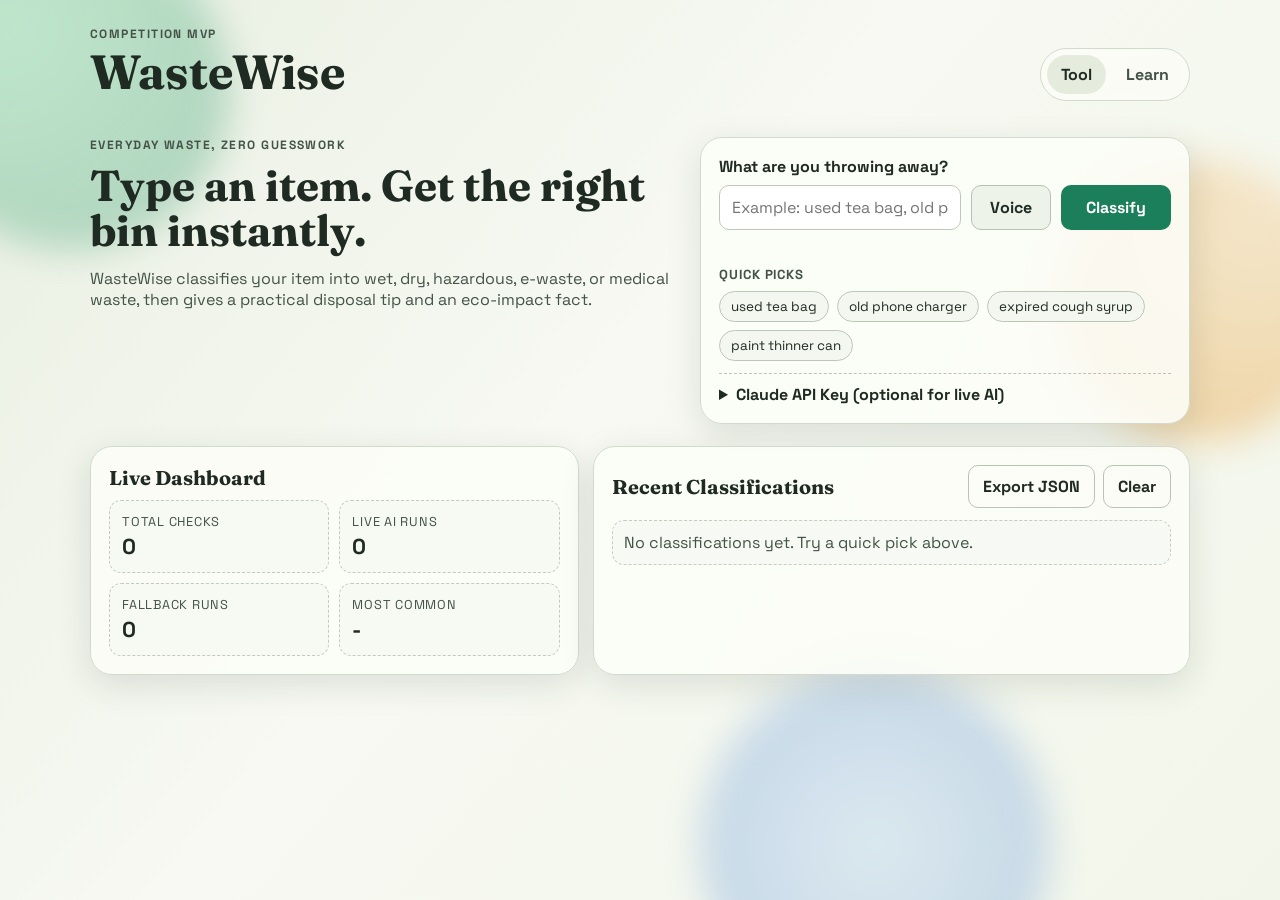
<file: index.html>
<!DOCTYPE html>
<html lang="en">
  <head>
    <meta charset="UTF-8" />
    <meta name="viewport" content="width=device-width, initial-scale=1.0" />
    <title>WasteWise | Smart Waste Segregation</title>
    <meta
      name="description"
      content="Classify household waste into the right bin with AI-powered guidance, disposal tips, and eco-impact facts."
    />
    <link rel="preconnect" href="https://fonts.googleapis.com" />
    <link rel="preconnect" href="https://fonts.gstatic.com" crossorigin />
    <link
      href="https://fonts.googleapis.com/css2?family=Fraunces:opsz,wght@9..144,500;9..144,700&family=Space+Grotesk:wght@400;500;700&display=swap"
      rel="stylesheet"
    />
    <link rel="stylesheet" href="styles.css" />
  </head>
  <body>
    <div class="backdrop" aria-hidden="true">
      <div class="blob blob-a"></div>
      <div class="blob blob-b"></div>
      <div class="blob blob-c"></div>
    </div>

    <header class="site-header shell">
      <div>
        <p class="eyebrow">Competition MVP</p>
        <h1>WasteWise</h1>
      </div>
      <nav class="view-nav" aria-label="Primary">
        <a class="nav-link active" href="index.html" aria-current="page">Tool</a>
        <a class="nav-link" href="learn.html">Learn</a>
      </nav>
    </header>

    <main class="shell">
      <section class="hero reveal" aria-labelledby="tool-title">
        <div class="hero-copy">
          <p class="eyebrow">Everyday Waste, Zero Guesswork</p>
          <h2 id="tool-title">Type an item. Get the right bin instantly.</h2>
          <p>
            WasteWise classifies your item into wet, dry, hazardous, e-waste, or medical waste,
            then gives a practical disposal tip and an eco-impact fact.
          </p>
        </div>

        <div class="panel">
          <form id="classifier-form" novalidate>
            <label for="waste-item">What are you throwing away?</label>
            <div class="input-row">
              <input
                id="waste-item"
                name="waste-item"
                placeholder="Example: used tea bag, old phone charger, expired syrup"
                maxlength="120"
                autocomplete="off"
                required
              />
              <button id="voice-btn" class="mic-btn" type="button" aria-label="Use voice input">Voice</button>
              <button id="analyze-btn" type="submit">Classify</button>
            </div>
            <p id="form-message" class="form-message" aria-live="polite"></p>
            <div class="quick-picks" aria-label="Quick sample items">
              <span>Quick picks</span>
              <div id="quick-picks-list" class="chip-list">
                <button type="button" class="chip-btn" data-item="used tea bag">used tea bag</button>
                <button type="button" class="chip-btn" data-item="old phone charger">old phone charger</button>
                <button type="button" class="chip-btn" data-item="expired cough syrup">expired cough syrup</button>
                <button type="button" class="chip-btn" data-item="paint thinner can">paint thinner can</button>
              </div>
            </div>
          </form>

          <details class="api-config">
            <summary>Claude API Key (optional for live AI)</summary>
            <div class="api-fields">
              <label for="api-key">Anthropic API key</label>
              <div class="input-row">
                <input
                  id="api-key"
                  type="password"
                  placeholder="sk-ant-api03-..."
                  autocomplete="off"
                  spellcheck="false"
                />
                <button id="save-key-btn" type="button">Save Key</button>
              </div>
              <p class="hint">
                Key is stored locally in your browser only. Without a key, WasteWise uses an offline
                fallback classifier so your demo still works.
              </p>
            </div>
          </details>
        </div>
      </section>

      <section class="result-wrap reveal" aria-live="polite" aria-atomic="true">
        <div id="dustbin-container" class="dustbin-container hidden">
          <div class="dustbin-visual" id="dustbin-visual">
            <svg viewBox="0 0 120 160" class="dustbin-svg" aria-hidden="true">
              <!-- Lid -->
              <ellipse cx="60" cy="15" rx="55" ry="12" class="dustbin-lid" />
              <path d="M 8 15 Q 8 25 15 30 L 105 30 Q 112 25 112 15" class="dustbin-lid-shadow" />
              
              <!-- Main body -->
              <path d="M 15 30 L 20 145 Q 20 152 28 155 L 92 155 Q 100 152 100 145 L 105 30 Z" class="dustbin-body" />
              
              <!-- Handle -->
              <path d="M 40 25 Q 40 15 60 12 Q 80 15 80 25" class="dustbin-handle" />
              
              <!-- Shine effect -->
              <ellipse cx="35" cy="60" rx="8" ry="25" class="dustbin-shine" opacity="0.4" />
            </svg>
            <p id="dustbin-label" class="dustbin-label">Tap to confirm!</p>
          </div>
        </div>

        <article id="result-card" class="result-card hidden" role="status">
          <div class="result-head">
            <div class="icon-token" id="result-icon">
              <svg viewBox="0 0 24 24" aria-hidden="true"><use href="#icon-dry"></use></svg>
            </div>
            <div>
              <p class="result-label">Recommended Bin</p>
              <h3 id="result-category">Dry Waste</h3>
            </div>
            <span id="result-source" class="source-chip">Offline Fallback</span>
          </div>

          <dl class="result-grid">
            <div>
              <dt>Item</dt>
              <dd id="result-item"></dd>
            </div>
            <div>
              <dt>Disposal Tip</dt>
              <dd id="result-tip"></dd>
            </div>
            <div>
              <dt>Eco-Impact Fact</dt>
              <dd id="result-fact"></dd>
            </div>
            <div>
              <dt>Confidence</dt>
              <dd>
                <div class="meter" aria-hidden="true"><span id="confidence-fill"></span></div>
                <span id="confidence-text">0%</span>
              </dd>
            </div>
          </dl>

          <div class="result-actions">
            <button id="copy-btn" type="button" class="ghost-btn">Copy Result</button>
            <button id="reset-btn" type="button" class="ghost-btn">Classify Another Item</button>
          </div>
        </article>
      </section>

      <section class="insights reveal" aria-label="Recent activity and analytics">
        <article class="panel stats-panel">
          <h3>Live Dashboard</h3>
          <div class="stats-grid">
            <div class="stat-card">
              <p>Total checks</p>
              <strong id="stat-total">0</strong>
            </div>
            <div class="stat-card">
              <p>Live AI runs</p>
              <strong id="stat-live">0</strong>
            </div>
            <div class="stat-card">
              <p>Fallback runs</p>
              <strong id="stat-fallback">0</strong>
            </div>
            <div class="stat-card">
              <p>Most common</p>
              <strong id="stat-top">-</strong>
            </div>
          </div>
        </article>

        <article class="panel history-panel">
          <div class="history-head">
            <h3>Recent Classifications</h3>
            <div class="history-actions">
              <button id="export-history-btn" type="button" class="ghost-btn">Export JSON</button>
              <button id="clear-history-btn" type="button" class="ghost-btn">Clear</button>
            </div>
          </div>
          <ul id="history-list" class="history-list" aria-live="polite"></ul>
        </article>
      </section>
    </main>

    <svg width="0" height="0" class="hidden" aria-hidden="true" focusable="false">
      <symbol id="icon-wet" viewBox="0 0 24 24">
        <path d="M12 2C9 6 6 9 6 13a6 6 0 1 0 12 0c0-4-3-7-6-11Zm0 19a4 4 0 0 1-4-4c0-1.7 1.2-3.7 4-7.3 2.8 3.6 4 5.6 4 7.3a4 4 0 0 1-4 4Z" />
      </symbol>
      <symbol id="icon-dry" viewBox="0 0 24 24">
        <path d="M4 4h16v16H4V4Zm2 2v12h12V6H6Zm2 2h8v8H8V8Z" />
      </symbol>
      <symbol id="icon-hazardous" viewBox="0 0 24 24">
        <path d="M12 3 2 21h20L12 3Zm0 4 6.5 12h-13L12 7Zm-1 3h2v5h-2v-5Zm0 6h2v2h-2v-2Z" />
      </symbol>
      <symbol id="icon-e-waste" viewBox="0 0 24 24">
        <path d="M3 5h18v11H3V5Zm2 2v7h14V7H5Zm5 10h4v2h3v2H7v-2h3v-2Z" />
      </symbol>
      <symbol id="icon-medical" viewBox="0 0 24 24">
        <path d="M10 3h4v4h4v4h-4v4h-4v-4H6V7h4V3Zm-2 10h2v4h4v-4h2v6H8v-6Z" />
      </symbol>
    </svg>

    <script src="app.js" defer></script>
  </body>
</html>
</file>
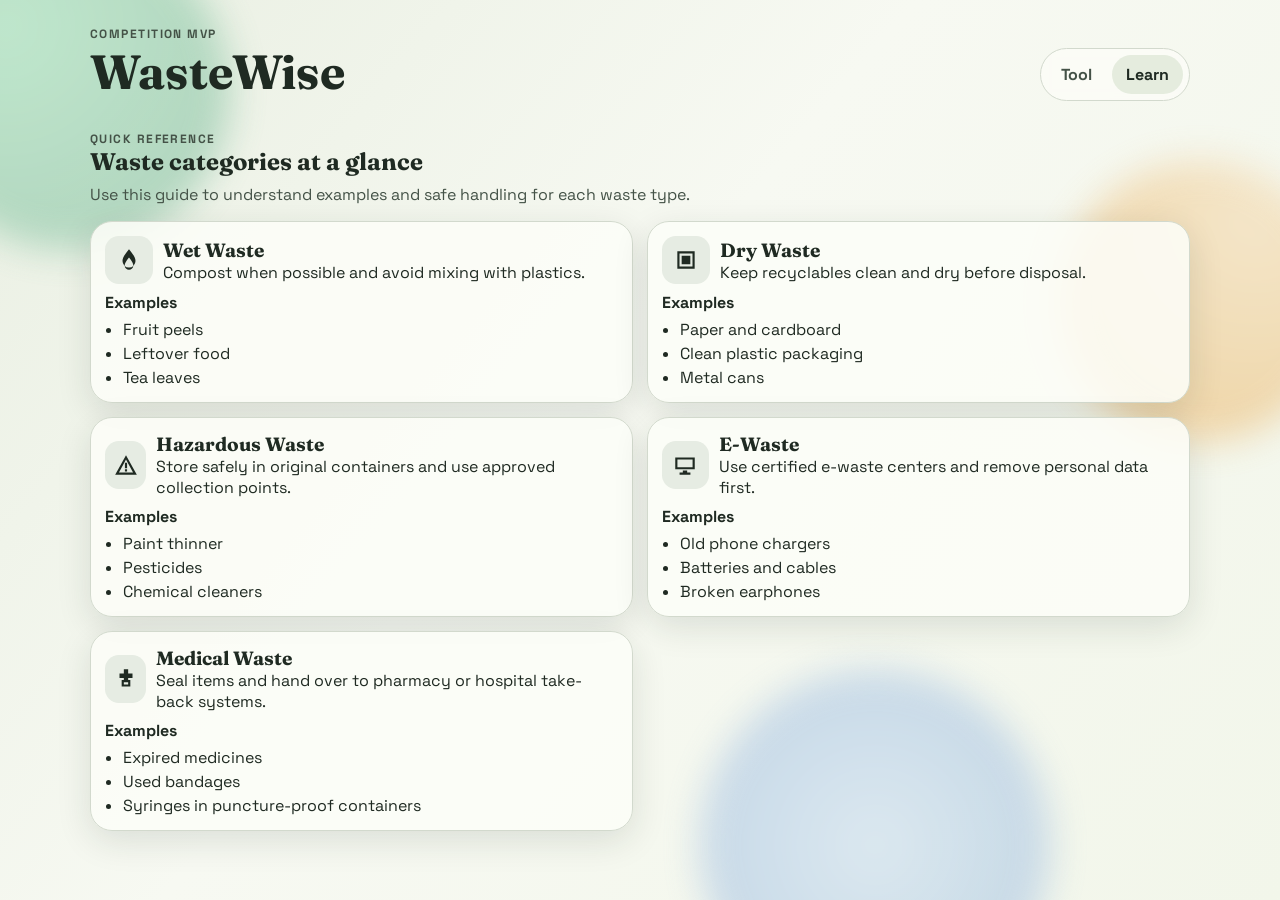
<file: learn.html>
<!DOCTYPE html>
<html lang="en">
  <head>
    <meta charset="UTF-8" />
    <meta name="viewport" content="width=device-width, initial-scale=1.0" />
    <title>WasteWise | Learn Waste Categories</title>
    <meta
      name="description"
      content="Learn wet, dry, hazardous, e-waste, and medical waste categories with practical examples and disposal guidance."
    />
    <link rel="preconnect" href="https://fonts.googleapis.com" />
    <link rel="preconnect" href="https://fonts.gstatic.com" crossorigin />
    <link
      href="https://fonts.googleapis.com/css2?family=Fraunces:opsz,wght@9..144,500;9..144,700&family=Space+Grotesk:wght@400;500;700&display=swap"
      rel="stylesheet"
    />
    <link rel="stylesheet" href="styles.css" />
  </head>
  <body>
    <div class="backdrop" aria-hidden="true">
      <div class="blob blob-a"></div>
      <div class="blob blob-b"></div>
      <div class="blob blob-c"></div>
    </div>

    <header class="site-header shell">
      <div>
        <p class="eyebrow">Competition MVP</p>
        <h1>WasteWise</h1>
      </div>
      <nav class="view-nav" aria-label="Primary">
        <a class="nav-link" href="index.html">Tool</a>
        <a class="nav-link active" href="learn.html" aria-current="page">Learn</a>
      </nav>
    </header>

    <main class="shell">
      <section class="learn" aria-labelledby="learn-title">
        <div class="learn-head reveal">
          <p class="eyebrow">Quick Reference</p>
          <h2 id="learn-title">Waste categories at a glance</h2>
          <p>Use this guide to understand examples and safe handling for each waste type.</p>
        </div>

        <div class="learn-grid reveal">
          <article class="learn-wet">
            <header>
              <div class="icon-token">
                <svg viewBox="0 0 24 24" aria-hidden="true"><use href="#icon-wet"></use></svg>
              </div>
              <div>
                <h3>Wet Waste</h3>
                <p>Compost when possible and avoid mixing with plastics.</p>
              </div>
            </header>
            <strong>Examples</strong>
            <ul>
              <li>Fruit peels</li>
              <li>Leftover food</li>
              <li>Tea leaves</li>
            </ul>
          </article>

          <article class="learn-dry">
            <header>
              <div class="icon-token">
                <svg viewBox="0 0 24 24" aria-hidden="true"><use href="#icon-dry"></use></svg>
              </div>
              <div>
                <h3>Dry Waste</h3>
                <p>Keep recyclables clean and dry before disposal.</p>
              </div>
            </header>
            <strong>Examples</strong>
            <ul>
              <li>Paper and cardboard</li>
              <li>Clean plastic packaging</li>
              <li>Metal cans</li>
            </ul>
          </article>

          <article class="learn-hazardous">
            <header>
              <div class="icon-token">
                <svg viewBox="0 0 24 24" aria-hidden="true"><use href="#icon-hazardous"></use></svg>
              </div>
              <div>
                <h3>Hazardous Waste</h3>
                <p>Store safely in original containers and use approved collection points.</p>
              </div>
            </header>
            <strong>Examples</strong>
            <ul>
              <li>Paint thinner</li>
              <li>Pesticides</li>
              <li>Chemical cleaners</li>
            </ul>
          </article>

          <article class="learn-e-waste">
            <header>
              <div class="icon-token">
                <svg viewBox="0 0 24 24" aria-hidden="true"><use href="#icon-e-waste"></use></svg>
              </div>
              <div>
                <h3>E-Waste</h3>
                <p>Use certified e-waste centers and remove personal data first.</p>
              </div>
            </header>
            <strong>Examples</strong>
            <ul>
              <li>Old phone chargers</li>
              <li>Batteries and cables</li>
              <li>Broken earphones</li>
            </ul>
          </article>

          <article class="learn-medical">
            <header>
              <div class="icon-token">
                <svg viewBox="0 0 24 24" aria-hidden="true"><use href="#icon-medical"></use></svg>
              </div>
              <div>
                <h3>Medical Waste</h3>
                <p>Seal items and hand over to pharmacy or hospital take-back systems.</p>
              </div>
            </header>
            <strong>Examples</strong>
            <ul>
              <li>Expired medicines</li>
              <li>Used bandages</li>
              <li>Syringes in puncture-proof containers</li>
            </ul>
          </article>
        </div>
      </section>
    </main>

    <svg width="0" height="0" class="hidden" aria-hidden="true" focusable="false">
      <symbol id="icon-wet" viewBox="0 0 24 24">
        <path d="M12 2C9 6 6 9 6 13a6 6 0 1 0 12 0c0-4-3-7-6-11Zm0 19a4 4 0 0 1-4-4c0-1.7 1.2-3.7 4-7.3 2.8 3.6 4 5.6 4 7.3a4 4 0 0 1-4 4Z" />
      </symbol>
      <symbol id="icon-dry" viewBox="0 0 24 24">
        <path d="M4 4h16v16H4V4Zm2 2v12h12V6H6Zm2 2h8v8H8V8Z" />
      </symbol>
      <symbol id="icon-hazardous" viewBox="0 0 24 24">
        <path d="M12 3 2 21h20L12 3Zm0 4 6.5 12h-13L12 7Zm-1 3h2v5h-2v-5Zm0 6h2v2h-2v-2Z" />
      </symbol>
      <symbol id="icon-e-waste" viewBox="0 0 24 24">
        <path d="M3 5h18v11H3V5Zm2 2v7h14V7H5Zm5 10h4v2h3v2H7v-2h3v-2Z" />
      </symbol>
      <symbol id="icon-medical" viewBox="0 0 24 24">
        <path d="M10 3h4v4h4v4h-4v4h-4v-4H6V7h4V3Zm-2 10h2v4h4v-4h2v6H8v-6Z" />
      </symbol>
    </svg>
  </body>
</html>
</file>
<file: styles.css>
:root {
  --bg: #f4f6ef;
  --ink: #1f2a22;
  --ink-soft: #445247;
  --surface: #fcfdf8;
  --line: #d2d9cd;
  --accent: #1a7f5a;

  --wet: #2f9e73;
  --dry: #cc8d24;
  --hazardous: #c23b22;
  --ewaste: #2f6fb9;
  --medical: #8b3fbf;

  --radius-lg: 22px;
  --radius-md: 14px;
  --radius-sm: 10px;
  --shadow: 0 10px 35px rgba(26, 44, 31, 0.12);
}

* {
  box-sizing: border-box;
}

html,
body {
  margin: 0;
  min-height: 100%;
}

body {
  font-family: "Space Grotesk", "Segoe UI", sans-serif;
  color: var(--ink);
  background: linear-gradient(130deg, #e9efe2 0%, #f7f9f2 45%, #f2f6ea 100%);
  overflow-x: hidden;
}

h1,
h2,
h3 {
  font-family: "Fraunces", Georgia, serif;
  margin: 0;
}

p {
  margin: 0;
}

.shell {
  width: min(1100px, 92vw);
  margin: 0 auto;
}

.backdrop {
  position: fixed;
  inset: 0;
  pointer-events: none;
  overflow: hidden;
  z-index: -1;
}

.blob {
  position: absolute;
  border-radius: 50%;
  filter: blur(18px);
  opacity: 0.45;
}

.blob-a {
  width: 320px;
  height: 320px;
  background: radial-gradient(circle at 30% 30%, #8dddb2, #5ea683);
  top: -70px;
  left: -90px;
}

.blob-b {
  width: 280px;
  height: 280px;
  background: radial-gradient(circle at 70% 20%, #f4d19d, #e5a13e);
  right: -60px;
  top: 18%;
}

.blob-c {
  width: 350px;
  height: 350px;
  background: radial-gradient(circle at 50% 50%, #bed6f3, #7ea6d7);
  right: 18%;
  bottom: -120px;
}

.site-header {
  padding: 26px 0 12px;
  display: flex;
  align-items: end;
  justify-content: space-between;
  gap: 18px;
}

.site-header h1 {
  font-size: clamp(2rem, 4vw, 3rem);
}

.eyebrow {
  letter-spacing: 0.12em;
  text-transform: uppercase;
  font-weight: 700;
  color: var(--ink-soft);
  font-size: 0.75rem;
}

.view-nav {
  display: flex;
  padding: 6px;
  gap: 6px;
  border: 1px solid var(--line);
  border-radius: 999px;
  background: rgba(252, 253, 248, 0.72);
  backdrop-filter: blur(5px);
}

.nav-btn,
.nav-link {
  border: 0;
  background: transparent;
  border-radius: 999px;
  padding: 9px 14px;
  font-weight: 700;
  color: var(--ink-soft);
  cursor: pointer;
  transition: all 0.24s ease;
  text-decoration: none;
}

.nav-btn.active,
.nav-btn:hover,
.nav-link.active,
.nav-link:hover,
.nav-link[aria-current="page"] {
  color: var(--ink);
  background: #e5ecde;
}

main {
  padding-bottom: 36px;
}

.hero {
  margin-top: 24px;
  display: grid;
  grid-template-columns: 1.2fr 1fr;
  gap: 22px;
  align-items: start;
}

.hero-copy h2 {
  margin-top: 10px;
  font-size: clamp(1.8rem, 3.6vw, 2.7rem);
  line-height: 1.05;
}

.hero-copy p:last-child {
  margin-top: 14px;
  color: var(--ink-soft);
  max-width: 62ch;
}

.panel,
.result-card,
.learn-grid article {
  background: rgba(252, 253, 248, 0.88);
  border: 1px solid var(--line);
  border-radius: var(--radius-lg);
  box-shadow: var(--shadow);
}

.panel {
  padding: 18px;
}

form label {
  display: block;
  font-weight: 700;
  margin-bottom: 8px;
}

.input-row {
  display: flex;
  gap: 10px;
}

.mic-btn {
  border: 1px solid #b7c1b2;
  border-radius: var(--radius-sm);
  background: #edf3e8;
  color: var(--ink);
  font-weight: 700;
  padding: 11px 14px;
  min-width: 80px;
  cursor: pointer;
}

.mic-btn.listening {
  background: #cce8da;
  border-color: #5ca57f;
}

input {
  width: 100%;
  border: 1px solid #bfc7bb;
  border-radius: var(--radius-sm);
  padding: 11px 12px;
  font: inherit;
  background: #fff;
  color: var(--ink);
}

input:focus,
button:focus,
summary:focus {
  outline: 3px solid rgba(47, 111, 185, 0.3);
  outline-offset: 2px;
}

button {
  font: inherit;
}

#analyze-btn,
#save-key-btn {
  border: 0;
  border-radius: var(--radius-sm);
  background: var(--accent);
  color: #fff;
  font-weight: 700;
  padding: 11px 16px;
  min-width: 110px;
  cursor: pointer;
  transition: transform 0.2s ease, opacity 0.2s ease;
}

#analyze-btn:hover,
#save-key-btn:hover {
  transform: translateY(-1px);
}

#analyze-btn:disabled {
  opacity: 0.6;
  cursor: wait;
}

.form-message {
  margin-top: 8px;
  min-height: 1.2em;
  color: var(--ink-soft);
  font-size: 0.92rem;
}

.quick-picks {
  margin-top: 10px;
}

.quick-picks span {
  display: block;
  font-size: 0.82rem;
  letter-spacing: 0.07em;
  text-transform: uppercase;
  font-weight: 700;
  color: var(--ink-soft);
}

.chip-list {
  margin-top: 8px;
  display: flex;
  flex-wrap: wrap;
  gap: 8px;
}

.chip-btn {
  border: 1px solid #bcc6b8;
  border-radius: 999px;
  background: #f4f7f0;
  color: var(--ink);
  font-size: 0.84rem;
  padding: 6px 11px;
  cursor: pointer;
}

.api-config {
  margin-top: 12px;
  border-top: 1px dashed #bcc4b8;
  padding-top: 10px;
}

.api-config summary {
  cursor: pointer;
  font-weight: 700;
}

.api-fields {
  margin-top: 9px;
}

.hint {
  margin-top: 8px;
  color: var(--ink-soft);
  font-size: 0.86rem;
}

.result-wrap {
  margin-top: 22px;
}

.dustbin-container {
  display: flex;
  justify-content: center;
  align-items: center;
  margin-bottom: 20px;
  animation: popIn 0.6s cubic-bezier(0.34, 1.56, 0.64, 1);
}

.dustbin-container.hidden {
  display: none;
}

.dustbin-visual {
  position: relative;
  text-align: center;
}

.dustbin-svg {
  width: 140px;
  height: 180px;
  filter: drop-shadow(0 8px 16px rgba(0, 0, 0, 0.12));
  animation: dustbinBounce 0.8s ease-in-out infinite;
}

.dustbin-lid {
  fill: currentColor;
  opacity: 0.9;
}

.dustbin-lid-shadow {
  fill: none;
  stroke: currentColor;
  stroke-width: 1.5;
  opacity: 0.3;
}

.dustbin-body {
  fill: currentColor;
  transition: fill 0.5s ease;
}

.dustbin-handle {
  stroke: currentColor;
  stroke-width: 3;
  fill: none;
  opacity: 0.8;
}

.dustbin-shine {
  fill: white;
}

.dustbin-label {
  margin-top: 12px;
  font-size: 0.95rem;
  font-weight: 700;
  letter-spacing: 0.05em;
}

#dustbin-visual.dustbin-wet {
  color: #1e90ff;
}

#dustbin-visual.dustbin-dry {
  color: #22c55e;
}

#dustbin-visual.dustbin-hazardous {
  color: #ef4444;
}

#dustbin-visual.dustbin-e-waste {
  color: #3b82f6;
}

#dustbin-visual.dustbin-medical {
  color: #a855f7;
}

@keyframes popIn {
  0% {
    opacity: 0;
    transform: scale(0.7);
  }
  50% {
    transform: scale(1.08);
  }
  100% {
    opacity: 1;
    transform: scale(1);
  }
}

@keyframes dustbinBounce {
  0%, 100% {
    transform: translateY(0);
  }
  50% {
    transform: translateY(-8px);
  }
}

.result-card {
  padding: 18px;
  transition: border-color 0.3s ease, transform 0.3s ease;
}

.result-card.hidden,
.hidden {
  display: none;
}

.result-head {
  display: flex;
  align-items: center;
  gap: 12px;
}

.icon-token {
  width: 48px;
  height: 48px;
  border-radius: 14px;
  display: grid;
  place-items: center;
  background: #e6ece3;
}

.icon-token svg {
  width: 26px;
  height: 26px;
  fill: currentColor;
}

.result-label {
  font-size: 0.8rem;
  text-transform: uppercase;
  letter-spacing: 0.08em;
  color: var(--ink-soft);
}

.result-head h3 {
  font-size: 1.7rem;
}

.source-chip {
  margin-left: auto;
  border-radius: 999px;
  padding: 6px 10px;
  border: 1px solid #c9d2c4;
  font-size: 0.76rem;
  font-weight: 700;
  text-transform: uppercase;
  letter-spacing: 0.08em;
}

.result-grid {
  margin: 16px 0;
  display: grid;
  grid-template-columns: repeat(2, minmax(0, 1fr));
  gap: 14px;
}

.result-grid dt {
  font-size: 0.76rem;
  letter-spacing: 0.08em;
  text-transform: uppercase;
  color: var(--ink-soft);
  margin-bottom: 4px;
}

.result-grid dd {
  margin: 0;
  line-height: 1.45;
}

.meter {
  height: 9px;
  border-radius: 99px;
  background: #d8dfd2;
  overflow: hidden;
  margin-bottom: 4px;
}

.meter span {
  display: block;
  height: 100%;
  width: 0;
  background: var(--accent);
  transition: width 0.5s ease;
}

.ghost-btn {
  border: 1px solid #b9c2b5;
  border-radius: var(--radius-sm);
  background: transparent;
  color: var(--ink);
  font-weight: 700;
  padding: 10px 14px;
  cursor: pointer;
}

.result-actions {
  display: flex;
  gap: 10px;
  flex-wrap: wrap;
}

.insights {
  margin-top: 20px;
  display: grid;
  grid-template-columns: 0.9fr 1.1fr;
  gap: 14px;
}

.insights h3 {
  font-size: 1.25rem;
}

.stats-grid {
  margin-top: 10px;
  display: grid;
  grid-template-columns: repeat(2, minmax(0, 1fr));
  gap: 10px;
}

.stat-card {
  border: 1px dashed #c2cbbe;
  border-radius: 12px;
  background: #f7faf3;
  padding: 12px;
}

.stat-card p {
  font-size: 0.8rem;
  letter-spacing: 0.06em;
  text-transform: uppercase;
  color: var(--ink-soft);
}

.stat-card strong {
  margin-top: 3px;
  display: block;
  font-size: 1.35rem;
}

.history-head {
  display: flex;
  align-items: center;
  justify-content: space-between;
  gap: 10px;
  flex-wrap: wrap;
}

.history-actions {
  display: flex;
  gap: 8px;
}

.history-list {
  list-style: none;
  padding: 0;
  margin: 12px 0 0;
  display: grid;
  gap: 8px;
}

.history-item {
  border: 1px solid #c5cec1;
  border-radius: 12px;
  background: #f8fbf5;
  padding: 10px;
  display: grid;
  gap: 7px;
}

.history-meta {
  display: flex;
  justify-content: space-between;
  gap: 10px;
  color: var(--ink-soft);
  font-size: 0.82rem;
}

.history-main {
  display: flex;
  justify-content: space-between;
  gap: 10px;
  align-items: center;
}

.history-main strong {
  font-size: 1.02rem;
}

.history-use {
  border: 1px solid #b7c1b2;
  border-radius: 999px;
  background: #eef4e8;
  padding: 6px 11px;
  font-weight: 700;
  cursor: pointer;
}

.history-empty {
  border: 1px dashed #c4cdc0;
  border-radius: 12px;
  background: #f7faf4;
  color: var(--ink-soft);
  padding: 11px;
}

.learn {
  margin-top: 18px;
}

.learn-head p {
  margin-top: 8px;
  color: var(--ink-soft);
}

.learn-grid {
  margin-top: 16px;
  display: grid;
  grid-template-columns: repeat(2, minmax(0, 1fr));
  gap: 14px;
}

.learn-grid article {
  padding: 14px;
}

.learn-grid header {
  display: flex;
  gap: 10px;
  align-items: center;
  margin-bottom: 8px;
}

.learn-grid h3 {
  font-size: 1.2rem;
}

.learn-grid ul {
  margin: 6px 0 0;
  padding-left: 18px;
}

.learn-grid li {
  margin-top: 3px;
}

.category-wet .icon-token,
.category-wet .meter span {
  background: color-mix(in srgb, var(--wet), white 72%);
  color: var(--wet);
}

.category-dry .icon-token,
.category-dry .meter span {
  background: color-mix(in srgb, var(--dry), white 70%);
  color: var(--dry);
}

.category-hazardous .icon-token,
.category-hazardous .meter span {
  background: color-mix(in srgb, var(--hazardous), white 74%);
  color: var(--hazardous);
}

.category-e-waste .icon-token,
.category-e-waste .meter span {
  background: color-mix(in srgb, var(--ewaste), white 74%);
  color: var(--ewaste);
}

.category-medical .icon-token,
.category-medical .meter span {
  background: color-mix(in srgb, var(--medical), white 75%);
  color: var(--medical);
}

.category-wet,
.learn-wet {
  border-color: color-mix(in srgb, var(--wet), #ffffff 45%);
}

.category-dry,
.learn-dry {
  border-color: color-mix(in srgb, var(--dry), #ffffff 45%);
}

.category-hazardous,
.learn-hazardous {
  border-color: color-mix(in srgb, var(--hazardous), #ffffff 50%);
}

.category-e-waste,
.learn-e-waste {
  border-color: color-mix(in srgb, var(--ewaste), #ffffff 50%);
}

.category-medical,
.learn-medical {
  border-color: color-mix(in srgb, var(--medical), #ffffff 50%);
}

.reveal {
  animation: rise 0.45s ease both;
}

@keyframes rise {
  from {
    opacity: 0;
    transform: translateY(10px);
  }

  to {
    opacity: 1;
    transform: translateY(0);
  }
}

@media (max-width: 900px) {
  .hero {
    grid-template-columns: 1fr;
  }

  .insights {
    grid-template-columns: 1fr;
  }

  .result-grid,
  .learn-grid {
    grid-template-columns: 1fr;
  }

  .site-header {
    align-items: center;
    flex-direction: column;
  }
}

@media (max-width: 600px) {
  .input-row {
    flex-direction: column;
  }

  #analyze-btn,
  #save-key-btn,
  .mic-btn {
    width: 100%;
  }

  .source-chip {
    margin-left: 0;
  }

  .result-head {
    align-items: start;
    flex-wrap: wrap;
  }
}
</file>
